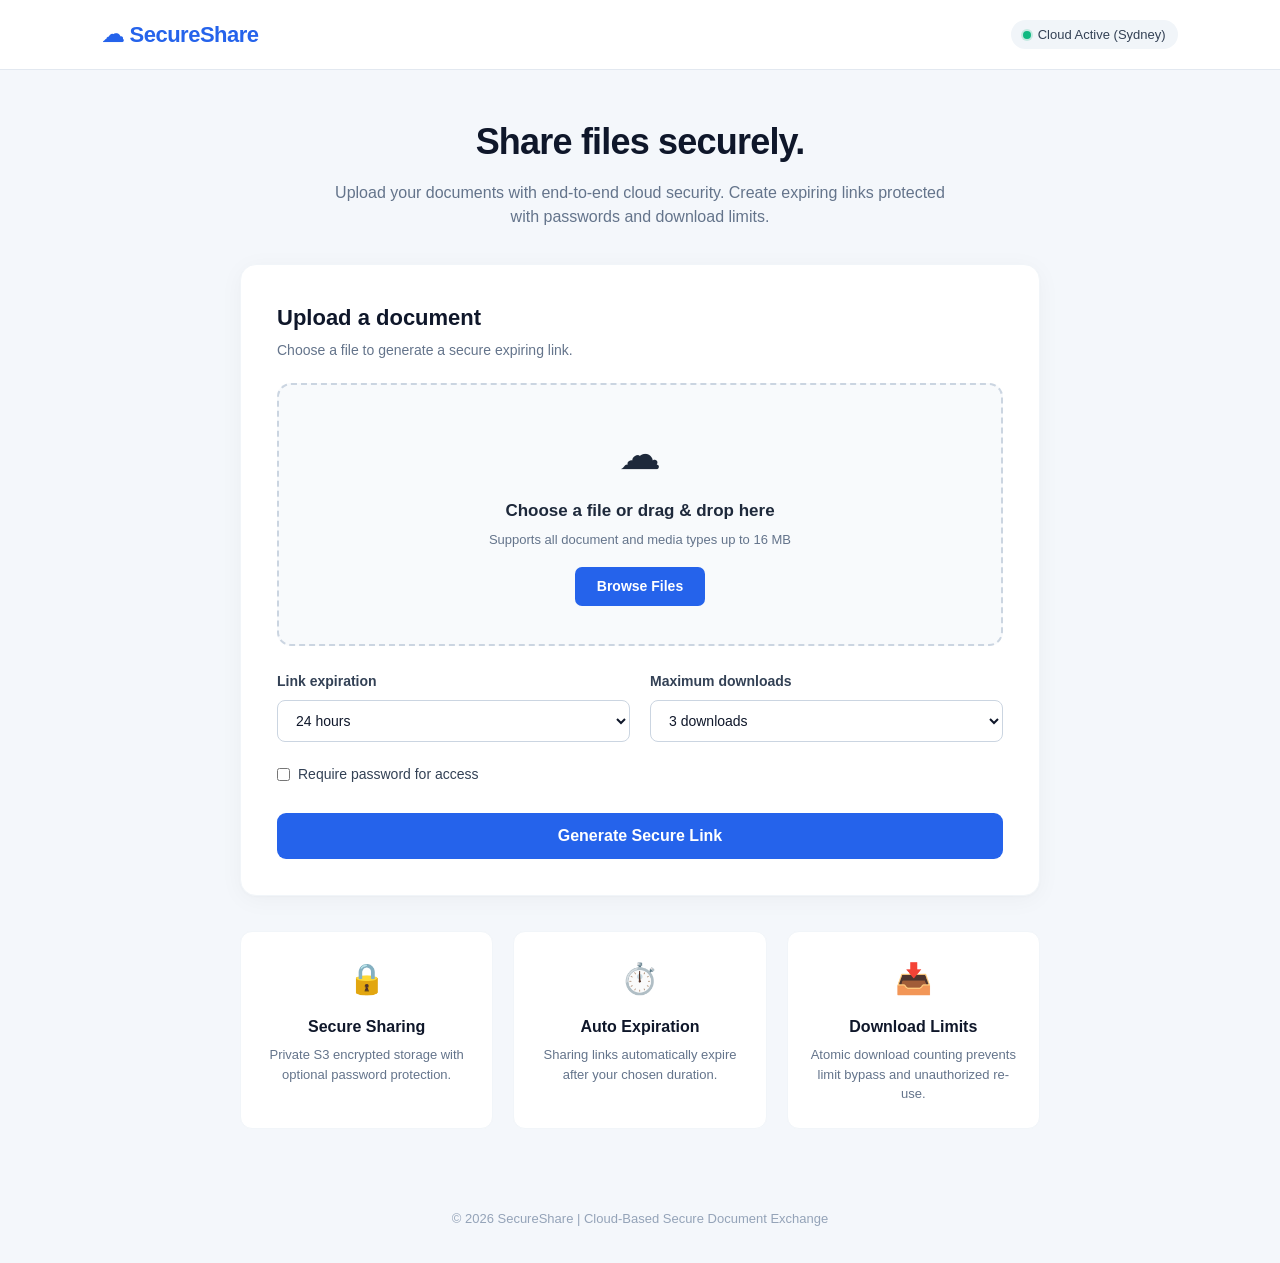
<file: index.html>
<!DOCTYPE html>
<html lang="en">

<head>
    <meta charset="UTF-8">
    <meta name="viewport" content="width=device-width, initial-scale=1.0">
    <title>SecureShare | Cloud-Based Secure File Exchange</title>
    <link rel="stylesheet" href="style.css">
</head>

<body>

    <nav class="navbar">
        <div class="logo">☁ SecureShare</div>
        <div class="nav-right">
            <span class="status-indicator"><span class="status-dot"></span> Cloud Active (Sydney)</span>
        </div>
    </nav>

    <main class="container">

        <section class="welcome">
            <h1>Share files securely.</h1>
            <p>Upload your documents with end-to-end cloud security. Create expiring links protected with passwords and download limits.</p>
        </section>

        <section class="upload-card">
            <h2>Upload a document</h2>
            <p class="subtitle">Choose a file to generate a secure expiring link.</p>

            <div id="statusAlert" class="alert-box" hidden></div>

            <label for="fileInput" id="dropArea" class="drop-area">
                <div class="upload-icon">☁</div>
                <h3>Choose a file or drag & drop here</h3>
                <p>Supports all document and media types up to 16 MB</p>
                <span class="browse-btn">Browse Files</span>
                <input type="file" id="fileInput" hidden>
            </label>

            <div id="fileInfo" class="file-info" hidden>
                <div class="file-card">
                    <span class="file-card-icon">📄</span>
                    <div class="file-card-details">
                        <span id="fileName" class="file-card-name"></span>
                        <span id="fileSize" class="file-card-size"></span>
                    </div>
                    <button type="button" id="removeFileBtn" class="file-remove-btn" title="Remove file">✕</button>
                </div>
            </div>

            <!-- Upload Progress Indicator -->
            <div id="progressContainer" class="progress-container" hidden>
                <div class="progress-header">
                    <span id="progressStatus" class="progress-status">Uploading to secure S3 storage...</span>
                    <span id="progressPercent" class="progress-percent">0%</span>
                </div>
                <div class="progress-bar-wrap">
                    <div id="progressBar" class="progress-bar"></div>
                </div>
            </div>

            <div class="settings">
                <div class="setting-group">
                    <label for="expiry">Link expiration</label>
                    <select id="expiry">
                        <option value="1">1 hour</option>
                        <option value="24" selected>24 hours</option>
                        <option value="168">7 days</option>
                    </select>
                </div>

                <div class="setting-group">
                    <label for="downloads">Maximum downloads</label>
                    <select id="downloads">
                        <option value="1">1 download</option>
                        <option value="3" selected>3 downloads</option>
                        <option value="5">5 downloads</option>
                        <option value="10">10 downloads</option>
                    </select>
                </div>
            </div>

            <div class="password-setting">
                <label>
                    <input type="checkbox" id="passwordEnabled">
                    Require password for access
                </label>
                <input type="password" id="sharePassword" placeholder="Enter sharing password" class="password-input" hidden autocomplete="new-password">
            </div>

            <button id="generateBtn" class="primary-btn">
                Generate Secure Link
            </button>

            <div id="result" class="result" hidden>
                <div class="result-header">
                    <span class="result-check">✓</span>
                    <h3>Your secure sharing link is ready!</h3>
                </div>
                <div class="link-row">
                    <input type="text" id="shareLink" readonly>
                    <button id="copyBtn" class="copy-btn">Copy</button>
                    <button id="openBtn" class="open-btn" title="Open download link in new tab">Open ↗</button>
                </div>
                <p id="linkDetails" class="link-details"></p>
                <div class="link-meta-tags">
                    <span class="meta-tag">🔒 Private S3</span>
                    <span class="meta-tag">⏱️ Auto-Expiring</span>
                    <span class="meta-tag">⚡ Serverless</span>
                </div>
            </div>
        </section>

        <section class="features">
            <div class="feature">
                <span>🔒</span>
                <h3>Secure Sharing</h3>
                <p>Private S3 encrypted storage with optional password protection.</p>
            </div>

            <div class="feature">
                <span>⏱️</span>
                <h3>Auto Expiration</h3>
                <p>Sharing links automatically expire after your chosen duration.</p>
            </div>

            <div class="feature">
                <span>📥</span>
                <h3>Download Limits</h3>
                <p>Atomic download counting prevents limit bypass and unauthorized re-use.</p>
            </div>
        </section>

    </main>

    <footer>
        <p>© 2026 SecureShare | Cloud-Based Secure Document Exchange</p>
    </footer>

    <script src="config.js"></script>
    <script src="script.js"></script>
</body>

</html>
</file>
<file: style.css>
* {
    margin: 0;
    padding: 0;
    box-sizing: border-box;
}

body {
    font-family: -apple-system, BlinkMacSystemFont, "Segoe UI", Roboto, Helvetica, Arial, sans-serif;
    background: #f4f7fb;
    color: #1e293b;
    line-height: 1.5;
}

.navbar {
    background: white;
    padding: 18px 8%;
    display: flex;
    justify-content: space-between;
    align-items: center;
    border-bottom: 1px solid #e2e8f0;
}

.logo {
    font-size: 22px;
    font-weight: 700;
    color: #2563eb;
    letter-spacing: -0.5px;
}

.nav-right {
    color: #64748b;
    font-size: 13px;
    font-weight: 500;
}

.status-indicator {
    display: inline-flex;
    align-items: center;
    gap: 7px;
    background: #f1f5f9;
    padding: 5px 12px;
    border-radius: 20px;
    color: #334155;
}

.status-dot {
    width: 8px;
    height: 8px;
    background: #10b981;
    border-radius: 50%;
    box-shadow: 0 0 0 2px rgba(16, 185, 129, 0.2);
}

.container {
    max-width: 840px;
    margin: 45px auto;
    padding: 0 20px;
}

.welcome {
    text-align: center;
    margin-bottom: 35px;
}

.welcome h1 {
    font-size: 36px;
    font-weight: 800;
    margin-bottom: 12px;
    color: #0f172a;
    letter-spacing: -0.8px;
}

.welcome p {
    color: #64748b;
    font-size: 16px;
    max-width: 620px;
    margin: 0 auto;
}

/* Upload Card */
.upload-card {
    background: white;
    padding: 36px;
    border-radius: 16px;
    box-shadow: 0 4px 25px rgba(0, 0, 0, 0.04), 0 1px 3px rgba(0, 0, 0, 0.02);
    border: 1px solid #f1f5f9;
}

.upload-card h2 {
    font-size: 22px;
    font-weight: 700;
    color: #0f172a;
    margin-bottom: 6px;
}

.subtitle {
    color: #64748b;
    font-size: 14px;
    margin-bottom: 22px;
}

/* Alert Notification Box */
.alert-box {
    padding: 12px 16px;
    border-radius: 8px;
    font-size: 14px;
    font-weight: 500;
    margin-bottom: 18px;
    display: flex;
    align-items: center;
    gap: 8px;
}

.alert-error {
    background: #fef2f2;
    color: #b91c1c;
    border: 1px solid #fecaca;
}

.alert-success {
    background: #f0fdf4;
    color: #15803d;
    border: 1px solid #bbf7d0;
}

/* Drop Area */
.drop-area {
    display: block;
    border: 2px dashed #cbd5e1;
    border-radius: 14px;
    padding: 38px 20px;
    text-align: center;
    cursor: pointer;
    background: #f8fafc;
    transition: all 0.2s ease;
}

.drop-area:hover,
.drop-area.dragover {
    border-color: #2563eb;
    background: #eff6ff;
}

.drop-area.dragover {
    transform: scale(1.01);
    box-shadow: 0 4px 14px rgba(37, 99, 235, 0.1);
}

.upload-icon {
    font-size: 42px;
    margin-bottom: 12px;
    display: inline-block;
}

.drop-area h3 {
    font-size: 17px;
    font-weight: 600;
    color: #1e293b;
    margin-bottom: 6px;
}

.drop-area p {
    color: #64748b;
    font-size: 13px;
    margin-bottom: 18px;
}

.browse-btn {
    display: inline-block;
    background: #2563eb;
    color: white;
    font-size: 14px;
    font-weight: 600;
    padding: 9px 22px;
    border-radius: 7px;
    transition: background 0.2s;
}

.browse-btn:hover {
    background: #1d4ed8;
}

/* Selected File Card */
.file-info {
    margin-top: 16px;
}

.file-card {
    display: flex;
    align-items: center;
    background: #f8fafc;
    border: 1px solid #e2e8f0;
    padding: 12px 16px;
    border-radius: 10px;
    gap: 12px;
}

.file-card-icon {
    font-size: 22px;
}

.file-card-details {
    flex: 1;
    min-width: 0;
}

.file-card-name {
    display: block;
    font-weight: 600;
    font-size: 14px;
    color: #0f172a;
    white-space: nowrap;
    overflow: hidden;
    text-overflow: ellipsis;
}

.file-card-size {
    display: block;
    font-size: 12px;
    color: #64748b;
    margin-top: 2px;
}

.file-remove-btn {
    background: none;
    border: none;
    color: #94a3b8;
    font-size: 16px;
    cursor: pointer;
    padding: 4px 8px;
    border-radius: 4px;
    transition: all 0.2s;
}

.file-remove-btn:hover {
    color: #ef4444;
    background: #fee2e2;
}

/* Progress Container */
.progress-container {
    margin-top: 20px;
    background: #f8fafc;
    border: 1px solid #e2e8f0;
    padding: 16px;
    border-radius: 10px;
}

.progress-header {
    display: flex;
    justify-content: space-between;
    align-items: center;
    font-size: 13px;
    font-weight: 600;
    margin-bottom: 8px;
    color: #334155;
}

.progress-percent {
    color: #2563eb;
}

.progress-bar-wrap {
    height: 8px;
    background: #e2e8f0;
    border-radius: 4px;
    overflow: hidden;
}

.progress-bar {
    height: 100%;
    width: 0%;
    background: linear-gradient(90deg, #2563eb, #3b82f6);
    border-radius: 4px;
    transition: width 0.2s ease;
}

/* Settings */
.settings {
    display: grid;
    grid-template-columns: 1fr 1fr;
    gap: 20px;
    margin-top: 25px;
}

.setting-group label {
    display: block;
    font-weight: 600;
    font-size: 14px;
    color: #334155;
    margin-bottom: 8px;
}

select,
.password-input {
    width: 100%;
    padding: 11px 14px;
    border: 1px solid #cbd5e1;
    border-radius: 8px;
    background: white;
    font-size: 14px;
    color: #0f172a;
    outline: none;
    transition: border-color 0.2s;
}

select:focus,
.password-input:focus {
    border-color: #2563eb;
    box-shadow: 0 0 0 3px rgba(37, 99, 235, 0.1);
}

.password-setting {
    margin: 22px 0 25px;
}

.password-setting label {
    cursor: pointer;
    font-size: 14px;
    font-weight: 500;
    color: #334155;
    display: inline-flex;
    align-items: center;
    gap: 8px;
}

.password-input {
    margin-top: 12px;
}

/* Primary Button */
.primary-btn {
    width: 100%;
    padding: 14px;
    background: #2563eb;
    color: white;
    border: none;
    border-radius: 9px;
    font-size: 16px;
    font-weight: 600;
    cursor: pointer;
    transition: all 0.2s;
}

.primary-btn:hover {
    background: #1d4ed8;
    box-shadow: 0 4px 12px rgba(37, 99, 235, 0.2);
}

.primary-btn:disabled {
    background: #94a3b8;
    cursor: not-allowed;
    box-shadow: none;
}

/* Result Section */
.result {
    margin-top: 28px;
    padding: 24px;
    background: #f0fdf4;
    border: 1px solid #bbf7d0;
    border-radius: 12px;
}

.result-header {
    display: flex;
    align-items: center;
    gap: 10px;
    margin-bottom: 14px;
}

.result-check {
    display: inline-flex;
    align-items: center;
    justify-content: center;
    width: 24px;
    height: 24px;
    background: #16a34a;
    color: white;
    font-size: 14px;
    font-weight: bold;
    border-radius: 50%;
}

.result h3 {
    font-size: 17px;
    font-weight: 700;
    color: #14532d;
}

.link-row {
    display: flex;
    gap: 8px;
}

.link-row input {
    flex: 1;
    min-width: 0;
    padding: 11px 14px;
    border: 1px solid #cbd5e1;
    border-radius: 8px;
    background: white;
    font-size: 14px;
    color: #0f172a;
}

.copy-btn {
    padding: 10px 18px;
    border: none;
    border-radius: 8px;
    background: #2563eb;
    color: white;
    font-weight: 600;
    font-size: 14px;
    cursor: pointer;
    transition: background 0.2s;
    white-space: nowrap;
}

.copy-btn:hover {
    background: #1d4ed8;
}

.open-btn {
    padding: 10px 14px;
    border: 1px solid #cbd5e1;
    border-radius: 8px;
    background: white;
    color: #334155;
    font-weight: 600;
    font-size: 14px;
    cursor: pointer;
    transition: all 0.2s;
    white-space: nowrap;
}

.open-btn:hover {
    background: #f8fafc;
    border-color: #94a3b8;
}

.link-details {
    margin-top: 14px;
    font-size: 13px;
    color: #334155;
    font-weight: 500;
}

.link-meta-tags {
    display: flex;
    gap: 8px;
    margin-top: 12px;
}

.meta-tag {
    background: rgba(22, 163, 74, 0.1);
    color: #15803d;
    padding: 3px 9px;
    border-radius: 12px;
    font-size: 11px;
    font-weight: 600;
}

/* Features */
.features {
    display: grid;
    grid-template-columns: repeat(3, 1fr);
    gap: 20px;
    margin-top: 35px;
}

.feature {
    background: white;
    padding: 24px 20px;
    border-radius: 12px;
    text-align: center;
    border: 1px solid #f1f5f9;
}

.feature span {
    font-size: 30px;
    display: inline-block;
    margin-bottom: 6px;
}

.feature h3 {
    margin: 8px 0 6px;
    font-size: 16px;
    font-weight: 700;
    color: #0f172a;
}

.feature p {
    color: #64748b;
    font-size: 13px;
    line-height: 1.5;
}

footer {
    text-align: center;
    padding: 35px 20px;
    color: #94a3b8;
    font-size: 13px;
}

[hidden] {
    display: none !important;
}

@media (max-width: 640px) {
    .container {
        margin: 25px auto;
    }

    .welcome h1 {
        font-size: 28px;
    }

    .upload-card {
        padding: 22px;
    }

    .settings,
    .features {
        grid-template-columns: 1fr;
    }

    .link-row {
        flex-direction: column;
    }

    .copy-btn,
    .open-btn {
        width: 100%;
    }

    .nav-right {
        display: none;
    }
}
</file>
